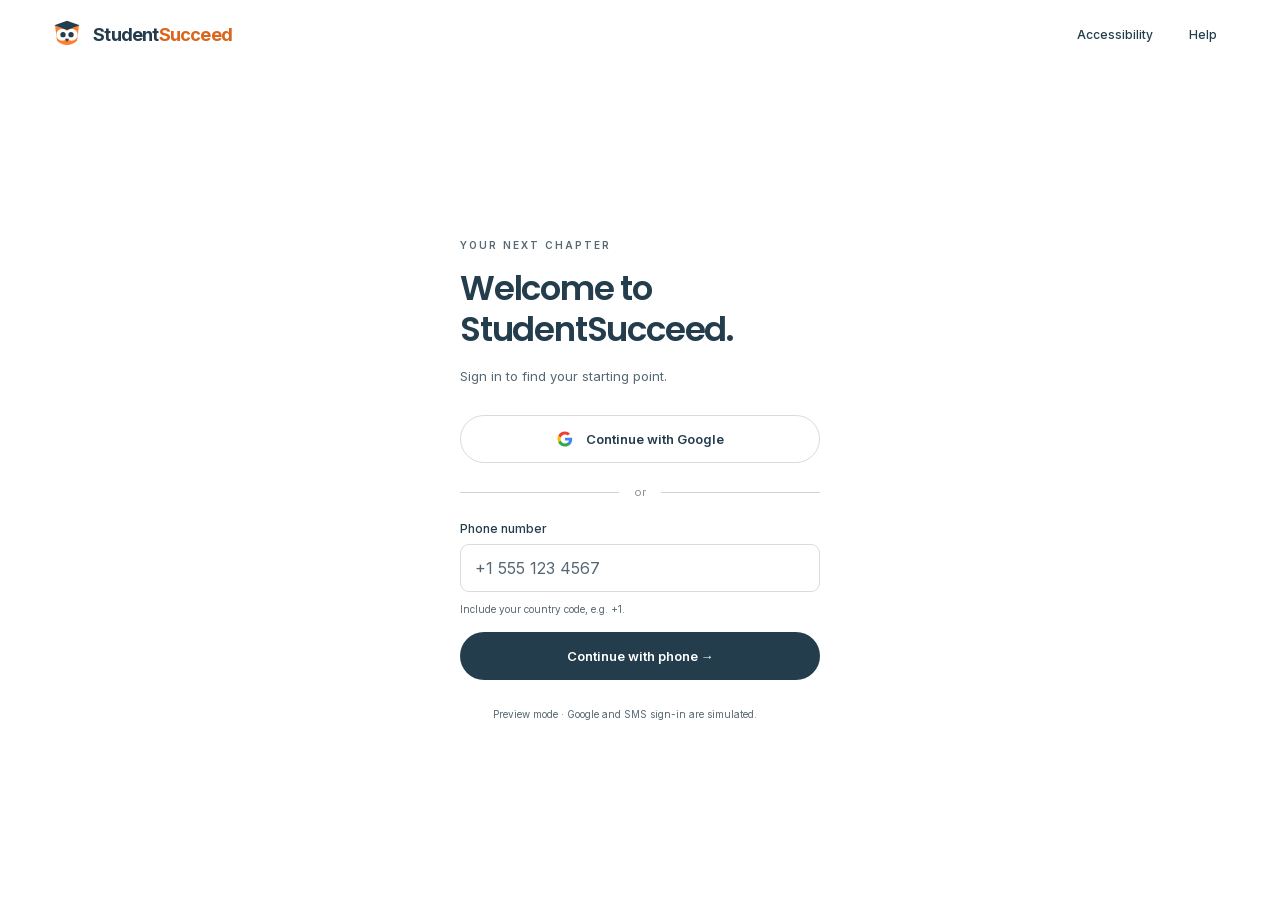
<file: StudentSucceed-GitHub-Vercel-Ready/login.html>
<!doctype html>
<html lang="en"><head><meta charset="UTF-8"><meta name="viewport" content="width=device-width,initial-scale=1"><meta name="theme-color" content="#233D4D"><title>Sign in · StudentSucceed</title><link rel="stylesheet" href="brand-fonts.css"><link rel="stylesheet" href="login.css?v=1"><script src="session.js?v=2"></script><link rel="stylesheet" href="accessible.css?v=3"><script src="support.js?v=1"></script></head><body>
<header><a href="index.html" class="brand" aria-label="StudentSucceed home"><svg viewBox="0 0 48 48" fill="none" aria-hidden="true"><path d="M6 11 16 15Q24 9 32 15L42 11 39 34Q24 47 9 34Z" fill="#FE7F2D"/><circle cx="17" cy="25" r="9" fill="#fff"/><circle cx="31" cy="25" r="9" fill="#fff"/><circle cx="18" cy="25" r="4" fill="#233D4D"/><circle cx="30" cy="25" r="4" fill="#233D4D"/><path d="m21 31 3 5 3-5" fill="#233D4D"/><path d="M5 11 24 4l19 7-19 7Z" fill="#233D4D"/></svg><span>Student<span>Succeed</span></span></a><a class="back-home" href="index.html">Back to the desk</a></header>
<main><section class="login-card" aria-labelledby="login-title"><span class="eyebrow">YOUR NEXT CHAPTER</span><h1 id="login-title">Welcome to<br>StudentSucceed.</h1><p class="subtitle">Sign in to find your starting point.</p><div id="login-content"></div><p class="demo-note">Preview mode · Google and SMS sign-in are simulated.</p></section></main><script src="login.js?v=2"></script></body></html>
</file>
<file: StudentSucceed-GitHub-Vercel-Ready/brand-fonts.css>
/*
Some of the files packed into this page (the "__bundler/manifest" data in this file, unpacked by the page’s script when it opens) are font files downloaded unchanged from Google Fonts (fonts.gstatic.com) when the page was saved. Google Fonts serves each family in pieces, one file per range of characters, so these may not be complete families. Each family’s license follows and still applies to its files. If you pass this file on, keep this comment in it.

Inter

Copyright 2020 The Inter Project Authors (https://github.com/rsms/inter)

This Font Software is licensed under the SIL Open Font License, Version 1.1.
This license is copied below, and is also available with a FAQ at:
https://scripts.sil.org/OFL


-----------------------------------------------------------
SIL OPEN FONT LICENSE Version 1.1 - 26 February 2007
-----------------------------------------------------------

PREAMBLE
The goals of the Open Font License (OFL) are to stimulate worldwide
development of collaborative font projects, to support the font creation
efforts of academic and linguistic communities, and to provide a free and
open framework in which fonts may be shared and improved in partnership
with others.

The OFL allows the licensed fonts to be used, studied, modified and
redistributed freely as long as they are not sold by themselves. The
fonts, including any derivative works, can be bundled, embedded,
redistributed and/or sold with any software provided that any reserved
names are not used by derivative works. The fonts and derivatives,
however, cannot be released under any other type of license. The
requirement for fonts to remain under this license does not apply
to any document created using the fonts or their derivatives.

DEFINITIONS
"Font Software" refers to the set of files released by the Copyright
Holder(s) under this license and clearly marked as such. This may
include source files, build scripts and documentation.

"Reserved Font Name" refers to any names specified as such after the
copyright statement(s).

"Original Version" refers to the collection of Font Software components as
distributed by the Copyright Holder(s).

"Modified Version" refers to any derivative made by adding to, deleting,
or substituting -- in part or in whole -- any of the components of the
Original Version, by changing formats or by porting the Font Software to a
new environment.

"Author" refers to any designer, engineer, programmer, technical
writer or other person who contributed to the Font Software.

PERMISSION & CONDITIONS
Permission is hereby granted, free of charge, to any person obtaining
a copy of the Font Software, to use, study, copy, merge, embed, modify,
redistribute, and sell modified and unmodified copies of the Font
Software, subject to the following conditions:

1) Neither the Font Software nor any of its individual components,
in Original or Modified Versions, may be sold by itself.

2) Original or Modified Versions of the Font Software may be bundled,
redistributed and/or sold with any software, provided that each copy
contains the above copyright notice and this license. These can be
included either as stand-alone text files, human-readable headers or
in the appropriate machine-readable metadata fields within text or
binary files as long as those fields can be easily viewed by the user.

3) No Modified Version of the Font Software may use the Reserved Font
Name(s) unless explicit written permission is granted by the corresponding
Copyright Holder. This restriction only applies to the primary font name as
presented to the users.

4) The name(s) of the Copyright Holder(s) or the Author(s) of the Font
Software shall not be used to promote, endorse or advertise any
Modified Version, except to acknowledge the contribution(s) of the
Copyright Holder(s) and the Author(s) or with their explicit written
permission.

5) The Font Software, modified or unmodified, in part or in whole,
must be distributed entirely under this license, and must not be
distributed under any other license. The requirement for fonts to
remain under this license does not apply to any document created
using the Font Software.

TERMINATION
This license becomes null and void if any of the above conditions are
not met.

DISCLAIMER
THE FONT SOFTWARE IS PROVIDED "AS IS", WITHOUT WARRANTY OF ANY KIND,
EXPRESS OR IMPLIED, INCLUDING BUT NOT LIMITED TO ANY WARRANTIES OF
MERCHANTABILITY, FITNESS FOR A PARTICULAR PURPOSE AND NONINFRINGEMENT
OF COPYRIGHT, PATENT, TRADEMARK, OR OTHER RIGHT. IN NO EVENT SHALL THE
COPYRIGHT HOLDER BE LIABLE FOR ANY CLAIM, DAMAGES OR OTHER LIABILITY,
INCLUDING ANY GENERAL, SPECIAL, INDIRECT, INCIDENTAL, OR CONSEQUENTIAL
DAMAGES, WHETHER IN AN ACTION OF CONTRACT, TORT OR OTHERWISE, ARISING
FROM, OUT OF THE USE OR INABILITY TO USE THE FONT SOFTWARE OR FROM
OTHER DEALINGS IN THE FONT SOFTWARE.

Poppins

Copyright 2020 The Poppins Project Authors (https://github.com/itfoundry/Poppins)

This Font Software is licensed under the SIL Open Font License, Version 1.1.
This license is copied below, and is also available with a FAQ at:
http://scripts.sil.org/OFL


-----------------------------------------------------------
SIL OPEN FONT LICENSE Version 1.1 - 26 February 2007
-----------------------------------------------------------

PREAMBLE
The goals of the Open Font License (OFL) are to stimulate worldwide
development of collaborative font projects, to support the font creation
efforts of academic and linguistic communities, and to provide a free and
open framework in which fonts may be shared and improved in partnership
with others.

The OFL allows the licensed fonts to be used, studied, modified and
redistributed freely as long as they are not sold by themselves. The
fonts, including any derivative works, can be bundled, embedded,
redistributed and/or sold with any software provided that any reserved
names are not used by derivative works. The fonts and derivatives,
however, cannot be released under any other type of license. The
requirement for fonts to remain under this license does not apply
to any document created using the fonts or their derivatives.

DEFINITIONS
"Font Software" refers to the set of files released by the Copyright
Holder(s) under this license and clearly marked as such. This may
include source files, build scripts and documentation.

"Reserved Font Name" refers to any names specified as such after the
copyright statement(s).

"Original Version" refers to the collection of Font Software components as
distributed by the Copyright Holder(s).

"Modified Version" refers to any derivative made by adding to, deleting,
or substituting -- in part or in whole -- any of the components of the
Original Version, by changing formats or by porting the Font Software to a
new environment.

"Author" refers to any designer, engineer, programmer, technical
writer or other person who contributed to the Font Software.

PERMISSION & CONDITIONS
Permission is hereby granted, free of charge, to any person obtaining
a copy of the Font Software, to use, study, copy, merge, embed, modify,
redistribute, and sell modified and unmodified copies of the Font
Software, subject to the following conditions:

1) Neither the Font Software nor any of its individual components,
in Original or Modified Versions, may be sold by itself.

2) Original or Modified Versions of the Font Software may be bundled,
redistributed and/or sold with any software, provided that each copy
contains the above copyright notice and this license. These can be
included either as stand-alone text files, human-readable headers or
in the appropriate machine-readable metadata fields within text or
binary files as long as those fields can be easily viewed by the user.

3) No Modified Version of the Font Software may use the Reserved Font
Name(s) unless explicit written permission is granted by the corresponding
Copyright Holder. This restriction only applies to the primary font name as
presented to the users.

4) The name(s) of the Copyright Holder(s) or the Author(s) of the Font
Software shall not be used to promote, endorse or advertise any
Modified Version, except to acknowledge the contribution(s) of the
Copyright Holder(s) and the Author(s) or with their explicit written
permission.

5) The Font Software, modified or unmodified, in part or in whole,
must be distributed entirely under this license, and must not be
distributed under any other license. The requirement for fonts to
remain under this license does not apply to any document created
using the Font Software.

TERMINATION
This license becomes null and void if any of the above conditions are
not met.

DISCLAIMER
THE FONT SOFTWARE IS PROVIDED "AS IS", WITHOUT WARRANTY OF ANY KIND,
EXPRESS OR IMPLIED, INCLUDING BUT NOT LIMITED TO ANY WARRANTIES OF
MERCHANTABILITY, FITNESS FOR A PARTICULAR PURPOSE AND NONINFRINGEMENT
OF COPYRIGHT, PATENT, TRADEMARK, OR OTHER RIGHT. IN NO EVENT SHALL THE
COPYRIGHT HOLDER BE LIABLE FOR ANY CLAIM, DAMAGES OR OTHER LIABILITY,
INCLUDING ANY GENERAL, SPECIAL, INDIRECT, INCIDENTAL, OR CONSEQUENTIAL
DAMAGES, WHETHER IN AN ACTION OF CONTRACT, TORT OR OTHERWISE, ARISING
FROM, OUT OF THE USE OR INABILITY TO USE THE FONT SOFTWARE OR FROM
OTHER DEALINGS IN THE FONT SOFTWARE.

*/
@font-face{font-family:Inter;font-style:normal;font-weight:100 900;font-display:swap;src:url([data-uri]) format("woff2")}
@font-face{font-family:Poppins;font-style:normal;font-weight:600;font-display:swap;src:url([data-uri]) format("woff2")}
@font-face{font-family:Poppins;font-style:normal;font-weight:700;font-display:swap;src:url([data-uri]) format("woff2")}
</file>
<file: StudentSucceed-GitHub-Vercel-Ready/login.css>
:root{--navy:#233d4d;--orange:#fe7f2d;--muted:#687780;--line:#e3e7e7}*{box-sizing:border-box}body{margin:0;background:#fff;color:var(--navy);font:14px Inter,Arial,sans-serif}header{height:68px;padding:0 4%;display:flex;align-items:center;justify-content:space-between;border-bottom:1px solid var(--line);gap:16px}.brand{display:flex;align-items:center;gap:10px;font-size:18px;font-weight:700;text-decoration:none;letter-spacing:-.8px;color:var(--navy)}.brand svg{width:32px;height:34px;flex-shrink:0}.brand span span{color:#da651c}.back-home{font-size:11px;color:var(--muted);text-decoration:none}main{min-height:calc(100svh - 68px);display:grid;place-items:center;padding:32px 24px}.login-card{width:100%;max-width:360px;padding:14px 0 36px}.eyebrow{font-size:10px;letter-spacing:2px;font-weight:600;color:var(--muted)}h1{font:600 34px/1.22 Poppins,Inter,sans-serif;letter-spacing:-1.2px;margin:16px 0 14px}.subtitle{font-size:13px;color:var(--muted);line-height:1.7;margin:0 0 28px}button,input{font:inherit;color:inherit}button{cursor:pointer}button:disabled{cursor:wait;opacity:.6}button:focus-visible,a:focus-visible,input:focus-visible{outline:3px solid #2563eb;outline-offset:4px}.google-button,.primary{width:100%;min-height:48px;border-radius:99px;font-size:13px;font-weight:600;display:flex;justify-content:center;align-items:center;gap:12px;padding:12px 18px}.google-button{border:1px solid #d5dddf;background:white}.google-button:hover{background:#fafbf9}.google-button svg{width:18px;height:18px}.divider{display:flex;gap:15px;align-items:center;color:#8a949a;font-size:11px;margin:22px 0}.divider:before,.divider:after{content:'';height:1px;background:var(--line);flex:1}label{display:block;font-size:12px;font-weight:500;margin-bottom:8px}input{width:100%;min-height:48px;border:1px solid #d5dddf;border-radius:9px;padding:12px 14px;font-size:16px;background:white}input::placeholder{color:#97a1a5}.primary{border:0;background:var(--navy);color:#fff;margin-top:14px}.primary:hover{background:#34566a}.hint,.demo-note{font-size:10px;line-height:1.7;color:var(--muted)}.hint{margin:9px 0 0}.demo-note{text-align:center;margin:26px 0 0;max-width:330px}.error{font-size:11px;line-height:1.6;color:#a42d25;margin:10px 0}.error:empty{display:none}.code-note{font-size:12px;line-height:1.7;color:var(--muted);margin:0 0 22px;overflow-wrap:anywhere}.code-note strong{color:var(--navy);font-weight:500}.demo-code{padding:11px 14px;background:#faf8f5;border-radius:8px;font-size:11px;color:var(--muted);margin:0 0 20px}.demo-code b{color:var(--navy);letter-spacing:2px;font-size:13px;margin-left:5px}.code-input{text-align:center;letter-spacing:9px;font-size:22px}.text-button{border:0;background:none;padding:12px 4px;min-height:40px;font-size:11px;color:var(--muted)}.code-actions{display:flex;justify-content:space-between;align-items:center;margin-top:8px}.code-actions button:disabled{cursor:not-allowed}.sr-only{position:absolute;width:1px;height:1px;margin:-1px;overflow:hidden;clip:rect(0,0,0,0)}
@media(max-width:480px){header{padding:0 20px;height:64px}.brand{font-size:17px}.back-home{font-size:10px}main{min-height:calc(100svh - 64px);padding:25px 24px}h1{font-size:32px}.login-card{padding-bottom:20px}}@media(max-height:650px){main{place-items:start center}.login-card{padding:8px 0}h1{font-size:29px}.subtitle{margin-bottom:20px}.divider{margin:17px 0}.demo-note{margin-top:18px}}
.login-card{padding-bottom:24px}
</file>
<file: StudentSucceed-GitHub-Vercel-Ready/accessible.css>
:root{--muted:#566873;--line:#ccd5d9;--focus:#005fcc}body{color:#233d4d}header .header-links,header .back-home{display:none}.support-tools{display:flex;align-items:center;gap:12px;margin-left:auto}.support-tools button{border:0;background:white;color:#233d4d;font:500 12px Inter,sans-serif;min-height:44px;padding:10px 12px;border-radius:8px;cursor:pointer}.support-tools button:hover{background:#f4f6f5}.brand img{width:32px;height:34px;display:block}.skip-link{position:fixed;top:8px;left:16px;transform:translateY(-180%);padding:14px 20px;background:#233d4d;color:white;z-index:1000;border-radius:7px}.skip-link:focus{transform:none}:where(button,a,input,select,textarea,summary,[tabindex],[contenteditable]):focus-visible{outline:3px solid #005fcc!important;outline-offset:4px!important;box-shadow:0 0 0 2px white!important}:where(input,select,textarea):focus{outline:3px solid #005fcc!important;outline-offset:2px!important}:where(button,a,summary){scroll-margin:22px}:where(button,input,select,textarea){touch-action:manipulation}button{min-height:44px}button:disabled{opacity:.55}.field-error{color:#a52020;font:400 12px/1.6 Inter,sans-serif;margin:5px 0 0}.field [aria-invalid=true],input[aria-invalid=true],select[aria-invalid=true],textarea[aria-invalid=true]{border:2px solid #b42334!important;background:#fff6f7}.error:not(:empty){padding:12px 16px;border:1px solid #b42334;border-left-width:4px;border-radius:7px;background:#fff6f7;font-size:12px;line-height:1.6}.error ul{margin:8px 0 0;padding-left:18px}.error a{color:#8d1422;text-decoration:underline}.error:focus{outline:3px solid #005fcc;outline-offset:3px}.field-help{font-size:11px;line-height:1.5;color:#566873;font-weight:400}.source-tag{font-size:10px;color:#865124}.hint,.footer,.eyebrow,.option small,.text-btn,.intro{color:#566873}.chip,.option,.text-btn{min-height:44px}.option .icon{display:none}.options[role=group],.options[role=radiogroup]{outline:0}.options:focus-visible{outline:3px solid #005fcc!important;outline-offset:4px!important}.progress-rail{height:2px;background:#dbe1e2}.progress-rail>div{height:100%;background:#637e90;transition:width .2s}.flow-main{min-height:calc(100svh - 70px);padding:18px 5vw;display:flex;flex-direction:column;align-items:center}.flow-stepper{display:flex;justify-content:center;gap:clamp(2px,1.5vw,28px);width:100%;max-width:1000px;list-style:none;padding:0;margin:0;flex-shrink:0}.flow-stepper li{display:flex;flex-direction:column;align-items:center;justify-content:center;gap:8px;padding:12px 7px;font-size:12px;color:#657784;text-align:center;min-width:0}.flow-stepper .step-circle{width:29px;height:29px;border:1px solid #aab8c0;border-radius:50%;display:grid;place-items:center;font-size:11px}.flow-stepper li[aria-current=step]{color:#233d4d;font-weight:600}.flow-stepper li[aria-current=step] .step-circle{background:#233d4d;border-color:#233d4d;color:white}.flow-stepper li.done{color:#233d4d}.flow-stepper li.done .step-circle{background:#c8d1d6;border-color:#c8d1d6}.flow-main .screen,.flow-main .screen.welcome{max-width:720px;width:100%;margin:auto 0;padding:24px 0}.flow-main .footer{width:100%;margin:0;font-size:10px;max-width:1152px;flex-shrink:0}.flow-main h1{font-size:29px;line-height:1.25;letter-spacing:-1px}.flow-main .eyebrow{font-size:10px}.flow-main .intro{font-size:13px;margin-bottom:20px;line-height:1.65}.flow-main .form-grid{gap:16px 12px}.flow-main .field{font-size:12px}.flow-main .field input,.flow-main .field select{min-height:44px;font-size:13px;border-color:#8d9da7;border-radius:8px}.flow-main .field select{background-image:url('assets/figma-caret.svg');background-repeat:no-repeat;background-position:right 9px center;padding-right:32px;appearance:none}.flow-main .actions{border:0;margin-top:16px;padding-top:0}.flow-main .actions>[data-action=back]{border:1px solid #b4c0c6;border-radius:99px;padding:10px 20px;min-width:100px;color:#566873}.flow-main .profile-switch{display:none}.flow-main .linkedin-card{margin:12px 0;padding:9px 12px;min-height:58px;border-color:#d0d8dd}.flow-main .portfolio-import{display:block;margin:20px 0 0}.flow-main .portfolio-import button{display:none}.flow-main .portfolio-import .field input{margin-top:7px}.flow-main .upload{min-height:62px;padding:12px;gap:8px}.flow-main .resume-meta:empty{display:none}.flow-main .import-notes{font-size:10px;margin:8px 0 0;color:#566873}.flow-main .profile-extras{margin-top:16px}.flow-main .profile-extras summary{min-height:52px}.flow-main .profile-extras summary span{font-size:10px}.step-1 .option{min-height:60px}.step-1 .option small{display:none}.step-6 .field.full{grid-column:auto}.step-8 .summary{margin-top:18px}.summary-edit{font-size:11px;color:#233d4d;border:0;background:transparent;min-height:44px;padding:8px}.summary-row{align-items:center}.summary-row b{flex:1}.flow-mobile-progress{display:none}#support-dialog{width:calc(100% - 32px);max-width:480px;max-height:85svh;overflow:auto;border:1px solid #b4c0c6;border-radius:14px;padding:28px;color:#233d4d;font:13px/1.65 Inter,sans-serif}#support-dialog::backdrop{background:#172c3e66}#support-dialog h2{font:600 23px/1.3 Poppins,Inter,sans-serif;margin:6px 30px 16px 0;color:#233d4d}#support-dialog p{font:13px/1.7 Inter,sans-serif;color:#566873;margin:12px 0 18px}#support-dialog details{border-top:1px solid #d7dede}#support-dialog summary{cursor:pointer;min-height:48px;padding:13px 0;font-size:13px;font-weight:500}#support-dialog select,#support-dialog textarea{width:100%;border:1px solid #8d9da7;border-radius:8px;padding:11px;font:14px Inter,sans-serif;color:#233d4d;background:white;min-height:44px}#support-dialog .support-label{display:block;font-size:12px;margin:20px 0 8px}.support-close{float:right;width:36px;min-height:36px;border:0;border-radius:50%;font-size:24px;background:#f2f4f3;color:#233d4d;cursor:pointer}.support-toggle{display:flex;align-items:center;gap:12px;min-height:50px;font-size:13px;border-bottom:1px solid #e3e7e7;cursor:pointer}.support-toggle input{width:18px;height:18px;min-height:18px;accent-color:#233d4d}.support-actions{display:flex;justify-content:space-between;align-items:center;gap:14px;flex-wrap:wrap;margin-top:24px}.support-actions .primary,.support-actions .secondary,#support-dialog .secondary{border-radius:99px;min-height:44px;font-size:12px;padding:11px 18px;border:1px solid #b4c0c6;background:white;color:#233d4d;cursor:pointer}.support-actions .primary{background:#233d4d;color:white;border-color:#233d4d}#support-dialog .support-hint{font-size:11px;line-height:1.7}.login-card .demo-note{color:#566873}html.reduce-motion *,html.reduce-motion *:before,html.reduce-motion *:after{animation:none!important;transition:none!important;scroll-behavior:auto!important}html.readable-spacing p,html.readable-spacing label,html.readable-spacing input,html.readable-spacing button{letter-spacing:.05em!important;line-height:1.8!important}html[data-text-size='112']{zoom:1.12}html[data-text-size='125']{zoom:1.25}html.high-contrast{--navy:#142c3c;--muted:#233d4d;--line:#71828c}html.high-contrast :where(p,small,label,.intro,.eyebrow,.hint,.footer,.text-btn,.field-help){color:#142c3c!important}html.high-contrast :where(input,textarea,select,.option,.chip,.secondary){border-color:#233d4d!important}html.high-contrast :where(.win p,.win h2,.primary){color:white!important}html.high-contrast .primary.orange{color:#142c3c!important}.sample-action{padding:0;border:0;background:none;color:#566873;text-decoration:underline;font-size:10px;cursor:pointer}
@media(max-width:750px){header{height:auto!important;min-height:68px;padding:12px 20px!important;flex-wrap:wrap;gap:6px!important}.brand{font-size:17px!important}.support-tools{gap:3px}.support-tools button{font-size:11px;padding:8px}.flow-main{padding:14px 22px;min-height:calc(100svh - 70px)}.flow-stepper{gap:0;justify-content:space-between}.flow-stepper li{padding:6px 0;font-size:9px;flex:1}.flow-stepper li>span:last-child{display:none}.flow-stepper .step-circle{width:26px;height:26px;font-size:10px}.flow-mobile-progress{display:block;font-size:11px;margin:10px 0 0;color:#566873}.flow-main .screen{padding:24px 0}.flow-main h1{font-size:27px}.flow-main .form-grid{grid-template-columns:1fr}.flow-main .field input,.flow-main .field select,.flow-main .field textarea{font-size:16px}.flow-main .field.full{grid-column:auto}.flow-main .actions .primary{font-size:12px;padding:12px 16px;gap:12px}.flow-main .actions>[data-action=back]{padding:10px 14px;min-width:84px}.flow-main .actions-right{gap:8px}.flow-main .hint{font-size:11px}.flow-main .intro{font-size:13px}.flow-main .linkedin-card .secondary{min-height:44px}.summary-row{flex-wrap:wrap}.summary-row .summary-edit{margin-left:auto;min-height:32px}#support-dialog{padding:22px}.support-tools{flex-shrink:0}.home-main .support-tools{display:none}.dashboard .dash-side{overflow:visible}.flow-main .step-6 .option{min-height:48px}.flow-main .step-6 .option small{display:none}}
@media(max-width:390px){header>.brand{gap:6px;font-size:15px!important}header .brand svg,header .brand img{width:28px;height:30px}.support-tools button{padding:7px 5px;font-size:10px}}
@media(prefers-reduced-motion:reduce){*,*:before,*:after{animation:none!important;transition:none!important;scroll-behavior:auto!important}}
.sr-only{position:absolute;width:1px;height:1px;padding:0;margin:-1px;overflow:hidden;clip:rect(0,0,0,0);white-space:nowrap;border:0}header>nav[aria-label="Main"]{display:none}
.flow-main .form-grid{align-items:start}.flow-main .field{align-self:start;align-content:start}.field>label{font-size:inherit;font-weight:inherit;margin:0}.step-3 .form-grid input,.step-3 .form-grid select{height:44px}
@media(max-width:750px){.flow-stepper li>span:nth-child(2){display:none}.flow-stepper li>.sr-only{display:block}.flow-main .screen{margin:16px 0 auto}.flow-stepper{max-width:100%}}
input::placeholder,textarea::placeholder{color:#566873!important;opacity:1}.flow-main .field input,.flow-main .field select,.flow-main .field textarea,.flow-main .upload,.flow-main .secondary,.flow-main .chip,.flow-main .option{border-color:#71828c}.flow-main .option.selected,.flow-main .chip.selected{border-color:#a84913}.primary:disabled{opacity:.65}
#app{min-height:100svh;display:flex;flex-direction:column}#app>header,#app>.progress-rail{flex-shrink:0}#app>.flow-main{flex:1;min-height:0}.flow-main .screen{flex-shrink:0}
/* Each pair shares label, provenance, control, error and helper rows. */
.flow-main .form-grid{row-gap:7px;column-gap:12px;align-items:stretch}
.flow-main .form-grid>.field{grid-row:span 5;grid-template-rows:subgrid;align-self:stretch;align-content:normal;padding-bottom:12px}
.flow-main .form-grid>.field>label{grid-row:1}
.flow-main .form-grid>.field>.source-tag{grid-row:2;margin:0}
.flow-main .form-grid>.field>:is(input,select,textarea){grid-row:3;align-self:start}
.flow-main .form-grid>.field>.field-error{grid-row:4;margin:0}
.flow-main .form-grid>.field>.field-help{grid-row:5}
header{border-bottom:0!important}
.progress-rail{position:absolute!important;width:1px!important;height:1px!important;overflow:hidden!important;clip-path:inset(50%);white-space:nowrap}
@media(max-width:750px){
 .flow-main .form-grid>.field{grid-row:auto;grid-template-rows:none;gap:7px;padding-bottom:5px}
 .flow-main .form-grid>.field>:is(label,.source-tag,input,select,textarea,.field-error,.field-help){grid-row:auto}
}
/* Source descriptions remain available to screen readers without a visible row. */
.field :is(input,select,textarea)[data-resume-filled="true"]:not([aria-invalid="true"]){background-color:#f0f5fa}
.flow-main .form-grid>.field{grid-row:span 4}
.flow-main .form-grid>.field>.source-tag{position:absolute}
.flow-main .form-grid>.field>:is(input,select,textarea){grid-row:2}
.flow-main .form-grid>.field>.field-error{grid-row:3}
.flow-main .form-grid>.field>.field-help{grid-row:4}
@media(max-width:750px){
 .flow-main .form-grid>.field{grid-row:auto}
 .flow-main .form-grid>.field>:is(label,input,select,textarea,.field-error,.field-help){grid-row:auto}
}
</file>
<file: StudentSucceed-GitHub-Vercel-Ready/style.css>
:root{--navy:#233d4d;--orange:#fe7f2d;--deep:#b94b0d;--muted:#687780;--line:#e3e7e7;--cream:#faf8f5;--pale:#fff1e6;--green:#14745c}*{box-sizing:border-box}body{margin:0;color:var(--navy);font:14px Inter,Arial,sans-serif;background:white}button,input,select,textarea{font:inherit}button,a,input,select,textarea{-webkit-tap-highlight-color:transparent}button{cursor:pointer}button:disabled{cursor:not-allowed;opacity:.4}button:focus-visible,a:focus-visible,input:focus-visible,select:focus-visible,textarea:focus-visible{outline:3px solid #2563eb;outline-offset:4px}a{color:inherit}button{color:inherit}header{height:98px;padding:0 5.1%;display:flex;align-items:center;justify-content:space-between;border-bottom:1px solid var(--line);background:#fff}.brand{display:flex;align-items:center;gap:10px;font-size:20px;letter-spacing:-.8px;font-weight:700;text-decoration:none}.brand svg{width:37px;height:40px}.brand span span{color:#da651c}.header-note{font-size:12px;color:var(--muted);display:flex;gap:8px;align-items:center}.header-note i{width:6px;height:6px;border-radius:50%;background:#10b981}.shell{display:grid;grid-template-columns:300px 1fr;min-height:calc(100vh - 98px)}aside{border-right:1px solid var(--line);padding:48px 38px 28px;display:flex;flex-direction:column}.eyebrow{text-transform:uppercase;letter-spacing:2px;font-size:10px;font-weight:700;color:var(--muted)}.steps{display:grid;gap:29px;margin-top:32px}.step{display:flex;gap:13px;align-items:center;color:#8a949a}.step-circle{height:29px;width:29px;border:1px solid #d7dede;display:grid;place-items:center;border-radius:50%;font-size:11px;flex-shrink:0}.step.active{color:var(--navy);font-weight:600}.step.active .step-circle{background:var(--navy);border-color:var(--navy);color:#fff}.step.done .step-circle{background:var(--pale);border-color:var(--pale);color:var(--deep)}.step small{display:block;font-size:10px;font-weight:400;margin-top:5px;color:var(--muted)}.aside-bottom{margin-top:auto;padding-top:65px}.aside-bottom p{font-size:12px;line-height:1.7;color:var(--muted)}.aside-bottom .tiny{font-size:10px;margin-top:27px;color:#8a949a}.content{padding:34px 6vw 20px;display:flex;flex-direction:column;min-width:0}.progressline{display:flex;align-items:center;justify-content:space-between;font-size:10px;color:var(--muted);margin-bottom:20px}.progress{height:3px;width:105px;background:#eceeed;border-radius:10px;overflow:hidden}.progress div{height:100%;background:var(--orange);transition:width .4s}.screen{width:100%;max-width:660px;margin:45px auto 30px;animation:appear .3s ease}.screen.welcome{max-width:840px;margin-top:34px}.welcome-grid{display:grid;grid-template-columns:1.05fr 1fr;align-items:center;gap:30px}.pill{display:inline-flex;align-items:center;gap:6px;background:var(--pale);color:var(--deep);font-size:10px;font-weight:600;padding:8px 11px;border-radius:5px}.welcome h1{font-size:46px;letter-spacing:-2.2px;line-height:1.2;margin:24px 0 18px}h1,h2,h3{font-family:Poppins,Inter,Arial,sans-serif}h1{font-size:32px;line-height:1.3;letter-spacing:-1px;font-weight:600;margin:16px 0 12px}h1 em{font-style:normal;color:#dc6a22}.intro{font-size:14px;color:var(--muted);line-height:1.8;margin:0 0 27px;max-width:510px}.welcome .intro{max-width:330px}.primary,.secondary{border:0;border-radius:7px;padding:14px 23px;font-weight:600;font-size:12px;display:inline-flex;align-items:center;justify-content:center;gap:25px;min-height:46px}.primary{background:var(--navy);color:white}.primary:hover{background:#34566a}.primary.orange{background:var(--orange);color:#243b49}.primary.orange:hover{background:#fa913f}.secondary{border:1px solid var(--line);background:#fff}.text-btn{border:0;background:none;padding:10px 0;color:var(--muted);font-size:12px}.text-btn:hover{text-decoration:underline}.welcome-meta{font-size:10px;color:var(--muted);margin-top:14px}.illustration{height:370px;position:relative;display:flex;justify-content:center;align-items:center}.orbit{width:285px;height:285px;border-radius:50%;background:#f3eee7;position:absolute}.orbit:before,.orbit:after{content:'';position:absolute;border:1px solid #e6ded3;border-radius:50%;inset:-17px}.orbit:after{inset:30px}.art-card{position:absolute;border-radius:12px;background:#fff;border:1px solid #e9e6e0;box-shadow:0 12px 34px #233d4d0c;padding:18px;transform:rotate(-7deg);width:192px;top:50px;left:12px}.art-card .sample-lines{height:5px;background:#e8eced;margin-top:9px;border-radius:4px}.art-card .sample-lines.short{width:60%}.art-card h4{font-size:12px;margin:10px 0}.art-card .art-thumb{height:76px;background:var(--navy);overflow:hidden;position:relative;border-radius:5px}.art-thumb:before{content:'';width:86px;height:86px;background:var(--orange);border-radius:50%;position:absolute;left:20px;top:19px}.art-thumb:after{content:'';position:absolute;width:75px;height:75px;border:18px solid #f3d4b4;transform:rotate(35deg);left:95px;top:-25px}.mini-card{position:absolute;right:-7px;bottom:60px;width:195px;background:#fff;border:1px solid #e9e6e0;border-radius:10px;box-shadow:0 12px 32px #233d4d0c;padding:18px;transform:rotate(6deg)}.mini-card small{font-size:9px;color:var(--muted)}.mini-card p{font-size:12px;font-weight:600;line-height:1.6;margin:9px 0}.avatar-stack{display:flex;margin:12px 0}.avatar{height:29px;width:29px;border-radius:50%;background:#e7d8c2;border:2px solid white;display:grid;place-items:center;font-size:9px;font-weight:600}.avatar:nth-child(2){background:#cddbd4;margin-left:-7px}.avatar:nth-child(3){background:#e7c8b8;margin-left:-7px}.spark{position:absolute;right:28px;top:27px;color:var(--orange);font-size:42px}.art-label{position:absolute;bottom:15px;left:25px;display:flex;gap:7px;font-size:10px;color:var(--green)}.welcome-benefits{margin-top:45px;border-top:1px solid var(--line);padding-top:24px;display:grid;grid-template-columns:repeat(3,1fr);gap:24px}.benefit span{font-size:19px;color:#dc6a22}.benefit b{display:block;font-size:11px;margin:10px 0 6px}.benefit p{font-size:10px;color:var(--muted);line-height:1.7;margin:0}.footer{margin-top:auto;display:flex;justify-content:space-between;border-top:1px solid var(--line);padding:20px 0 0;color:#899397;font-size:10px}.options{display:grid;gap:10px}.option{display:flex;align-items:center;text-align:left;gap:14px;background:white;border:1px solid var(--line);border-radius:9px;padding:17px 18px;width:100%;transition:.15s}.option:hover{border-color:#c3cdd1;background:#fcfcfb}.option.selected{background:#fff7ef;border-color:var(--orange);box-shadow:0 0 0 1px var(--orange)}.option .icon{display:grid;place-items:center;width:34px;height:34px;background:var(--cream);border-radius:7px;font-size:18px;flex-shrink:0}.option.selected .icon{background:#ffe8d6}.option b{font-size:12px;font-weight:550}.option small{display:block;color:var(--muted);font-size:11px;margin-top:5px;line-height:1.5}.check{margin-left:auto;height:18px;width:18px;border:1px solid #d7dede;border-radius:4px;flex-shrink:0}.selected .check{background:var(--orange);border-color:var(--orange);color:var(--navy);display:grid;place-items:center;font-size:12px}.actions{display:flex;align-items:center;justify-content:space-between;margin-top:30px;padding-top:23px;border-top:1px solid var(--line)}.actions-right{display:flex;align-items:center;gap:23px}.hint{font-size:10px;color:var(--muted);margin-top:14px;line-height:1.7}.reassurance{padding:22px;background:var(--cream);border-radius:9px;margin-top:25px}.reassurance p{font-size:12px;line-height:1.8;margin:0;color:var(--muted)}.plan-row{display:flex;align-items:flex-start;gap:12px;padding:15px 0;border-bottom:1px solid var(--line)}.plan-row:last-child{border:0}.plan-row span{color:#ce651f}.plan-row b{font-size:12px}.plan-row p{font-size:11px;color:var(--muted);line-height:1.7;margin:5px 0 0}.form-grid{display:grid;grid-template-columns:1fr 1fr;gap:19px 16px}.field{display:grid;gap:8px;font-size:11px;font-weight:500}.field.full{grid-column:1/-1}.field input,.field select,.field textarea{width:100%;border:1px solid #dbe1e2;border-radius:6px;min-height:44px;padding:11px 12px;color:var(--navy);background:#fff;font-size:12px}.field input::placeholder,.field textarea::placeholder{color:#98a1a5}.field textarea{resize:vertical;min-height:85px}.upload{position:relative;background:#fcfbf9;border:1px dashed #bfc9cd;border-radius:9px;padding:25px;text-align:center;margin-bottom:24px}.upload input{position:absolute;inset:0;opacity:0;width:100%;cursor:pointer}.upload-icon{font-size:24px;margin-bottom:10px}.upload b{font-size:12px}.upload p{font-size:10px;color:var(--muted);margin:8px 0 0}.upload:focus-within{outline:3px solid #2563eb;outline-offset:3px}.file-detail{display:flex;align-items:center;justify-content:space-between;background:var(--pale);padding:13px;border-radius:6px;margin-bottom:20px;font-size:11px}.divider{display:flex;align-items:center;gap:12px;font-size:10px;color:var(--muted);margin:21px 0}.divider:before,.divider:after{content:'';height:1px;background:var(--line);flex:1}.chips{display:flex;flex-wrap:wrap;gap:9px;margin:12px 0 24px}.chip{border:1px solid var(--line);background:white;border-radius:6px;padding:10px 13px;font-size:11px}.chip.selected{border-color:var(--orange);background:var(--pale);color:#923e0e}.add-row{display:flex;gap:8px}.add-row input{flex:1;min-width:0;border:1px solid var(--line);border-radius:6px;padding:12px;font-size:12px}.section-label{font-size:11px;font-weight:600;margin:22px 0 12px}.error{color:#a42d25;font-size:11px;line-height:1.6;margin-top:12px}.success-mark{width:56px;height:56px;border-radius:50%;display:grid;place-items:center;font-size:24px;background:var(--pale);color:var(--deep);margin-bottom:24px}.summary{background:var(--cream);border-radius:10px;padding:8px 23px;margin-top:24px}.summary-row{display:flex;justify-content:space-between;gap:20px;font-size:11px;padding:15px 0;border-bottom:1px solid var(--line);line-height:1.7}.summary-row:last-child{border:0}.summary-row span{color:var(--muted)}.summary-row b{font-weight:500;text-align:right;max-width:65%}.dashboard{background:#fbfbf9;min-height:calc(100vh - 98px);display:grid;grid-template-columns:230px 1fr}.dash-side{padding:35px 24px;border-right:1px solid var(--line);background:#fff}.dash-nav{width:100%;border:0;background:none;text-align:left;display:flex;gap:13px;align-items:center;padding:13px 15px;border-radius:6px;font-size:12px;margin:5px 0}.dash-nav.active{background:var(--pale);color:var(--deep);font-weight:600}.dash-main{padding:40px 5vw;max-width:1350px;width:100%;margin:auto}.dash-top{display:flex;justify-content:space-between;align-items:center}.dash-top h1{font-size:30px}.dash-top p{color:var(--muted);font-size:12px}.demo-label{font-size:10px;background:#f0f2f2;padding:7px 10px;border-radius:5px;color:var(--muted)}.win{background:var(--navy);color:white;border-radius:12px;padding:28px 30px;margin:25px 0 30px;display:flex;justify-content:space-between;gap:25px;align-items:center}.win .eyebrow{color:#f4b387}.win h2{font-size:20px;letter-spacing:-.5px;margin:10px 0}.win p{font-size:12px;color:#ccdade;line-height:1.7;max-width:460px}.tabs{display:flex;gap:25px;border-bottom:1px solid var(--line);margin:25px 0}.tab{background:none;border:0;padding:0 0 15px;font-size:12px;color:var(--muted);border-bottom:2px solid transparent}.tab.active{border-color:var(--orange);color:var(--navy);font-weight:600}.card-grid{display:grid;grid-template-columns:repeat(3,1fr);gap:16px}.company{background:white;border:1px solid var(--line);border-radius:10px;padding:22px;display:flex;flex-direction:column;align-items:flex-start;min-height:260px}.company-logo{height:43px;width:43px;background:#f2eae1;border-radius:10px;display:grid;place-items:center;font-family:Poppins,sans-serif;font-size:21px;font-weight:600}.company:nth-child(2) .company-logo{background:#e2ede7}.company:nth-child(3) .company-logo{background:#e9e5f1}.company h3{font-size:15px;margin:18px 0 6px}.company p{font-size:11px;color:var(--muted);line-height:1.7;margin:0 0 15px}.tag{display:inline-block;background:#f0f5f2;color:var(--green);font-size:9px;padding:6px 8px;border-radius:4px;margin:0 4px 10px 0}.company .text-btn{margin-top:auto;color:var(--navy);font-weight:600}.dash-search{width:100%;padding:13px;border:1px solid var(--line);border-radius:7px;margin:5px 0 20px;background:white}.empty{padding:35px;border:1px dashed var(--line);border-radius:9px;color:var(--muted);font-size:13px;grid-column:1/-1}dialog{border:1px solid var(--line);border-radius:14px;padding:30px;max-width:540px;width:calc(100% - 32px);color:var(--navy);box-shadow:0 25px 70px #172a3a30}dialog::backdrop{background:#152c3c65;backdrop-filter:blur(3px)}dialog h2{font-size:23px;line-height:1.4}dialog p{font-size:12px;line-height:1.8;color:var(--muted)}.modal-close{float:right;border:0;background:var(--cream);height:30px;width:30px;border-radius:50%;font-size:20px}.outreach{font-size:12px;line-height:1.8;background:var(--cream);padding:20px;border-radius:8px;margin:20px 0;white-space:pre-wrap}.modal-actions{display:flex;gap:10px;flex-wrap:wrap}#toast{position:fixed;bottom:24px;left:50%;transform:translateX(-50%) translateY(100px);background:var(--navy);color:white;border-radius:8px;padding:14px 22px;font-size:12px;transition:transform .25s;z-index:20;max-width:90vw}#toast.show{transform:translateX(-50%) translateY(0)}@keyframes appear{from{opacity:0;transform:translateY(8px)}to{opacity:1;transform:translateY(0)}}@media(min-width:1500px){.content{padding-left:8vw;padding-right:8vw}.screen{margin-top:60px}.screen.welcome{margin-top:65px}.welcome h1{font-size:52px}.welcome-grid{gap:55px}}@media(max-width:1100px){.shell{grid-template-columns:240px 1fr}aside{padding:40px 25px}.content{padding:28px 4vw 20px}.welcome-grid{gap:10px}.welcome h1{font-size:37px}.illustration{transform:scale(.85);transform-origin:center}.card-grid{grid-template-columns:1fr 1fr}.dashboard{grid-template-columns:190px 1fr}}@media(max-width:800px){header{height:76px;padding:0 23px}.brand{font-size:18px}.header-note{font-size:10px}.shell{display:block;min-height:calc(100vh - 76px)}aside{display:none}.content{padding:23px;min-height:calc(100vh - 76px)}.screen{margin:25px auto 35px;max-width:580px}.screen.welcome{margin-top:22px;max-width:580px}.welcome-grid{grid-template-columns:1fr 1fr}.welcome h1{font-size:38px}.illustration{transform:scale(.75);transform-origin:left center;width:290px;margin-right:-70px}.welcome-benefits{margin-top:20px}.dashboard{display:block}.dash-side{display:flex;padding:10px 20px;border-right:0;border-bottom:1px solid var(--line);overflow:auto}.dash-side .eyebrow,.dash-side .aside-bottom{display:none}.dash-nav{white-space:nowrap;width:auto}.dash-main{padding:24px}.dash-top h1{font-size:25px}}@media(max-width:540px){header{height:70px}.header-note{max-width:110px;text-align:right;line-height:1.5}.header-note i{display:none}.welcome-grid{display:flex;flex-direction:column-reverse;gap:0;align-items:stretch}.illustration{height:205px;transform:scale(.7);transform-origin:top center;width:100%;margin:0 0 -38px}.orbit{width:240px;height:240px;top:0}.art-card{top:3px;left:calc(50% - 140px)}.mini-card{right:calc(50% - 160px);bottom:-15px}.spark{top:0;right:20px}.art-label{display:none}.welcome h1{font-size:37px;letter-spacing:-1.7px;margin-top:18px}.welcome .intro{max-width:none}.welcome .primary{width:100%}.welcome-benefits{gap:15px;padding-top:20px;margin-top:28px}.benefit p{font-size:9px}.benefit b{font-size:10px}.footer{font-size:9px}.screen h1{font-size:28px}.screen.welcome h1{font-size:37px}.option{padding:15px 12px;gap:11px}.option b{font-size:11px}.option small{font-size:10px}.form-grid{grid-template-columns:1fr}.field.full{grid-column:auto}.actions-right{gap:15px}.actions .primary{padding:14px 18px;gap:13px}.card-grid{grid-template-columns:1fr}.win{display:block;padding:24px}.win .primary{margin-top:10px}.dash-top{display:block}.demo-label{display:inline-block;margin-top:5px}.tabs{gap:20px}.dash-nav{font-size:10px;padding:10px}.summary-row b{max-width:60%}}
.aside-bottom>svg{width:32px;height:34px}
#screen-title:focus{outline:none}
.source-tag{display:block;font-size:9px;font-weight:400;color:#97602d;margin-top:-2px}.import-sources{border-bottom:1px solid var(--line);padding-bottom:20px}.linkedin-card{display:flex;align-items:center;justify-content:space-between;gap:18px;border:1px solid var(--line);border-radius:9px;padding:18px;margin:18px 0}.linkedin-card b{font-size:12px}.linkedin-card p{font-size:11px;color:var(--muted);line-height:1.7;margin-bottom:0;max-width:320px}.linkedin-icon{display:inline-grid;place-items:center;background:#0a66c2;color:white;font-weight:700;font-size:14px;width:24px;height:24px;border-radius:3px;margin-right:9px}.linkedin-card .secondary{white-space:nowrap;font-size:11px;padding:11px 14px}.portfolio-import{display:flex;align-items:end;gap:10px;margin-top:18px}.portfolio-import .field{flex:1;min-width:0}.portfolio-import .secondary{font-size:11px;white-space:nowrap;padding:12px}.import-status{font-size:12px;line-height:1.8;padding:16px 0;color:var(--green);min-height:10px}.import-status:empty{padding:0}.import-status.is-error{color:#a42d25}.spinner{display:inline-block;height:12px;width:12px;border:2px solid #dbe1e2;border-top-color:var(--orange);border-radius:50%;animation:spin .8s linear infinite;margin-right:7px}.review-heading{display:flex;align-items:center;justify-content:space-between;gap:15px;margin:22px 0}.review-heading h2{font-size:16px;letter-spacing:-.4px}.review-heading p{font-size:11px;color:var(--muted)}.conflicts{background:var(--cream);border-radius:8px;padding:18px;font-size:12px}.conflict-row{display:flex;justify-content:space-between;align-items:center;gap:15px;padding:13px 0;border-top:1px solid var(--line)}.conflict-row p{font-size:11px;line-height:1.6;white-space:pre-wrap;word-break:break-word;color:var(--muted)}.conflict-row>div:last-child{display:flex;flex-direction:column;flex-shrink:0}.conflict-row .text-btn{color:var(--deep);padding:8px}.busy{opacity:.7}@keyframes spin{to{transform:rotate(360deg)}}@media(max-width:540px){.linkedin-card{align-items:start;flex-direction:column}.linkedin-card .secondary{width:100%}.portfolio-import{flex-direction:column;align-items:stretch}.review-heading{align-items:start;flex-direction:column;gap:0}.conflict-row{align-items:start}}
.header-links{display:flex;align-items:center;gap:25px}.header-links>a{font-size:11px;text-decoration:none;color:var(--muted)}.primary,.secondary{border-radius:999px}.import-demo-label{margin-bottom:20px}.sample-resume{margin-top:-8px;margin-bottom:8px;color:var(--deep)}.sim-person{display:flex;gap:15px;align-items:center;background:var(--cream);border-radius:10px;padding:18px;margin:22px 0}.sim-person .linkedin-icon{height:45px;width:45px;font-size:24px;flex-shrink:0}.sim-person p{margin:6px 0 0}.sim-person b{font-size:14px}@media(max-width:600px){.header-links .header-note{display:none}.header-links{gap:0}.header-links>a{font-size:10px}}
</file>
<file: StudentSucceed-GitHub-Vercel-Ready/minimal.css>
/* Compact defaults; long answers and expanded details remain naturally scrollable. */
header{height:68px;padding:0 4%}.brand{font-size:18px}.brand svg{width:32px;height:34px}.header-note{display:none}.shell{grid-template-columns:220px minmax(0,1fr);min-height:calc(100svh - 68px)}aside{padding:30px 24px}.steps{gap:24px;margin-top:26px}.step{font-size:12px}.aside-bottom{padding-top:30px}.aside-bottom .tiny{display:none}.content{padding:22px 5vw 14px;min-height:calc(100svh - 68px)}.progressline{max-width:720px;width:100%;margin:0 auto 18px}.screen,.screen.welcome{max-width:720px;margin:12px auto 24px}h1,.screen h1{font-size:29px;line-height:1.25;margin:10px 0 12px}.intro{font-size:13px;line-height:1.65;margin-bottom:20px;max-width:600px}.footer{padding-top:12px;font-size:9px}.footer>span:last-child{display:none}.options{gap:10px}.step-1 .options,.step-6 .options{grid-template-columns:repeat(2,minmax(0,1fr))}.option{padding:15px 13px;gap:10px;min-height:76px}.option .icon{width:28px;height:28px;font-size:17px}.option b{font-size:12px}.option small{font-size:11px}.actions{margin-top:20px;padding-top:16px}.actions .primary,.secondary{min-height:44px;padding:12px 20px}.error:empty{display:none}.reassurance{padding:16px;margin-top:18px}.form-grid{gap:16px}.field{font-size:12px;gap:7px;min-width:0}.field input,.field select,.field textarea{font-size:13px;padding:10px 12px;min-width:0}.hint{font-size:11px;line-height:1.6;margin:12px 0}.chips{gap:8px;margin:10px 0 16px}.chip{min-height:40px;font-size:12px;padding:9px 12px}.section-label{margin:16px 0 10px;font-size:12px}.step-4 .form-grid{margin-top:18px}.welcome-grid{gap:25px}.welcome h1,.screen.welcome h1{font-size:38px;letter-spacing:-1.5px}.illustration{height:300px;transform:scale(.85)}.welcome .intro{max-width:360px}.welcome-meta{line-height:1.6}.success-mark{width:35px;height:35px;font-size:18px;margin-bottom:15px}.summary{margin-top:16px}.summary-row{padding:12px 0;font-size:12px}.profile-switch{display:flex;gap:5px;padding:4px;background:#f4f5f3;border-radius:99px;margin-bottom:18px;max-width:260px}.profile-switch button{flex:1;border:0;background:transparent;border-radius:99px;min-height:36px;font-size:12px;color:var(--muted)}.profile-switch button[aria-pressed=true]{background:white;color:var(--navy);box-shadow:0 1px 4px #233d4d12;font-weight:600}.import-sources{padding:0;border:0}.upload{padding:19px;margin:0;display:flex;flex-direction:column;align-items:center;gap:7px}.upload-icon{font-size:22px;margin:0}.upload p{margin:0}.resume-meta{display:flex;align-items:center;gap:12px;flex-wrap:wrap;font-size:11px}.resume-meta .text-btn{font-size:11px}.file-name{margin-left:auto;max-width:55%;overflow-wrap:anywhere}.linkedin-card{padding:12px 14px;margin:10px 0 16px;gap:12px;flex-direction:row;align-items:center}.linkedin-card>div{display:flex;align-items:center;gap:8px}.linkedin-icon{margin:0}.mini-demo{font-size:9px;font-weight:400;color:var(--muted);background:#f3f4f3;border-radius:4px;padding:3px 5px}.portfolio-import{margin-top:0;display:grid;grid-template-columns:minmax(0,1fr) auto;align-items:end}.portfolio-import .field{display:block}.portfolio-import .field input{display:block;margin-top:7px}.import-status{font-size:11px;padding:10px 0 0;line-height:1.5}.profile-extras{border:1px solid var(--line);padding:0 16px;border-radius:9px;margin-top:20px}.profile-extras summary{cursor:pointer;padding:15px 0;font-size:12px;font-weight:600}.profile-extras summary span{display:block;font-size:10px;font-weight:400;color:var(--muted);margin:6px 0 0 15px}.profile-extras[open] .form-grid{padding:8px 0 18px}.source-tag{font-size:9px;line-height:1.4}.conflicts{background:#faf8f5}.conflict-row>div{min-width:0}.dashboard{min-height:calc(100svh - 68px);grid-template-columns:190px minmax(0,1fr)}.dash-main{padding:22px 3vw;margin:0 auto}.dash-side{padding:25px 15px}.dash-top h1{font-size:26px;margin:8px 0}.dash-top p{margin:8px 0;line-height:1.5}.dash-top{gap:15px}.win{margin:18px 0;padding:18px 22px;gap:20px}.win h2{font-size:18px;margin:7px 0}.win p{margin:6px 0;font-size:11px}.win .primary{flex-shrink:0}.tabs{margin:16px 0 12px;gap:22px}.tab{min-height:40px;padding:8px 0;font-size:12px}.dash-search{margin:0 0 14px;padding:11px}.card-grid{grid-template-columns:repeat(3,minmax(0,1fr));gap:12px}.company{min-height:0;padding:16px}.company-logo{height:32px;width:32px;font-size:17px;border-radius:8px}.company h3{margin:12px 0 6px;font-size:14px}.company p{margin:0 0 10px}.company p:nth-of-type(2){display:none}.company .tag{margin-bottom:4px;font-size:9px}.company .text-btn{font-size:11px}.dash-main>.hint{font-size:10px}dialog{max-height:85svh;overflow:auto}button,a,summary{touch-action:manipulation}input,textarea{max-width:100%}
@media(max-width:900px){.shell{grid-template-columns:180px minmax(0,1fr)}aside{padding:28px 18px}.content{padding:20px 4vw 14px}.illustration{display:none}.welcome-grid{grid-template-columns:1fr}.welcome .intro{max-width:500px}.welcome{padding:25px 0}.dashboard{grid-template-columns:160px minmax(0,1fr)}.dash-top{flex-wrap:wrap}.card-grid{grid-template-columns:repeat(2,minmax(0,1fr))}}
@media(max-width:700px){header{height:64px;padding:0 20px}.brand{font-size:17px}.header-links>a{font-size:11px}.shell{display:block;min-height:calc(100svh - 64px)}aside{display:none}.content{min-height:calc(100svh - 64px);padding:18px 22px 12px}.progressline{margin-bottom:14px}.screen,.screen.welcome{margin:10px auto 20px}.screen h1{font-size:27px}.intro{font-size:13px;margin-bottom:18px}.step-1 .options{grid-template-columns:1fr;gap:8px}.step-1 .option{min-height:52px;padding:12px}.step-1 .option small{display:none}.step-1 .option .icon{width:25px;height:25px}.step-6 .options{grid-template-columns:1fr}.step-6 .option{min-height:48px;padding:11px 12px}.step-6 .option small{display:none}.form-grid{grid-template-columns:1fr;gap:14px}.field input,.field select,.field textarea{font-size:16px}.actions{margin-top:18px;padding-top:14px}.actions-right{gap:10px}.actions .primary{padding:12px 16px;font-size:12px;gap:12px}.welcome .primary{width:100%}.welcome-grid{display:block}.screen.welcome h1{font-size:36px}.profile-extras{margin-top:16px}.linkedin-card .secondary{width:auto;padding:10px 12px}.linkedin-card b{font-size:11px}.linkedin-card>div{gap:6px}.linkedin-icon{height:21px;width:21px}.resume-meta{gap:9px}.file-name{max-width:60%}.portfolio-import .secondary{padding:12px 18px}.dashboard{display:block;min-height:calc(100svh - 64px)}.dash-side{display:flex;flex-wrap:wrap;gap:3px;padding:8px 14px;overflow:visible}.dash-side .eyebrow,.dash-side .aside-bottom{display:none}.dash-nav{width:auto;min-height:40px;padding:8px 10px;font-size:11px;margin:0;gap:7px}.dash-main{padding:20px}.dash-top{display:flex}.dash-top h1{font-size:25px}.win{padding:18px;display:block}.win .primary{margin-top:10px}.card-grid{grid-template-columns:1fr}.company{display:grid;grid-template-columns:36px minmax(0,1fr);gap:0 10px}.company-logo{grid-row:1/3}.company h3{margin:0 0 6px}.company p,.company>div:not(.company-logo),.company>.text-btn{grid-column:2}.company>.text-btn{justify-self:start}.tabs{gap:8px;justify-content:space-between;flex-wrap:wrap}.tab{font-size:11px}.summary-row{font-size:11px}.hint{font-size:10px}.footer{padding-top:10px}}
@media(prefers-reduced-motion:reduce){*,*::before,*::after{animation:none!important;transition:none!important}}
.step-3 .intro{margin-bottom:14px}.step-3 .profile-switch{margin-bottom:14px}.step-3 .upload{padding:12px;gap:5px}.step-3 .upload-icon{display:none}.step-3 .linkedin-card{padding:9px 12px;margin:4px 0 12px}.step-3 .linkedin-card .secondary{min-height:38px;padding:9px 14px}.step-3 .actions{margin-top:14px;padding-top:12px}.step-3 .hint{margin:10px 0}.step-3 .resume-meta .text-btn{padding:8px 0}.import-status:empty{min-height:0}.step-3 .intro{max-width:none}
.content{padding-top:18px}.progressline{margin-bottom:10px}.screen,.screen.welcome{margin-top:6px}.step-3 .profile-extras{margin-top:14px}.step-3 .profile-extras summary{padding:12px 0}
@media(max-width:700px){.step-3 .form-grid{gap:11px}.step-3 .profile-extras{margin-top:10px}.step-3 .profile-extras summary{padding:10px 0}.step-4 .chips{margin:8px 0 12px;gap:7px}.step-4 .section-label{margin:12px 0 8px}.step-4 .intro{margin-bottom:14px}}
@media(min-width:370px) and (max-width:700px){.step-4 .form-grid{grid-template-columns:repeat(2,minmax(0,1fr));gap:12px}.step-4 .field{font-size:10px}.step-4 .field input,.step-4 .field select{font-size:14px}}
.dash-main>.dash-top:first-child>div>p{display:none}.win .eyebrow{display:none}.win p{display:none}.win{padding:16px 22px}.win h2{margin:0}.dash-main>.dash-top:nth-of-type(2) h2{font-size:17px!important}.dash-main>.dash-top:nth-of-type(2) p{font-size:11px}
</file>
<file: StudentSucceed-GitHub-Vercel-Ready/people.css>
.people-view .win{display:none}.people-view .dash-main>.dash-top:nth-of-type(2){margin-top:18px}.people-toolbar{display:grid;grid-template-columns:minmax(170px,1.25fr) minmax(150px,1fr) minmax(150px,1fr) auto;gap:10px;align-items:end}.people-field{display:flex;flex-direction:column;gap:7px;font-size:11px;font-weight:500;min-width:0}.people-field input,.people-field select{min-width:0;width:100%;min-height:42px;border:1px solid var(--line);border-radius:8px;background:white;color:var(--navy);padding:10px 12px;font:12px Inter,sans-serif}.company-filter{position:relative;min-width:0}.company-filter>summary{cursor:pointer;border:1px solid var(--line);border-radius:8px;background:white;padding:12px;min-height:42px;font-size:12px;list-style:none;display:flex;justify-content:space-between;gap:8px}.company-filter>summary::after{content:'⌄'}.company-filter[open]>summary{border-color:var(--orange)}.company-menu{position:absolute;top:calc(100% + 7px);left:0;z-index:5;background:white;border:1px solid var(--line);border-radius:12px;box-shadow:0 12px 32px #233d4d22;padding:16px;width:280px;max-width:calc(100vw - 44px);max-height:340px;overflow:auto}.company-menu fieldset{border:0;padding:0;margin:14px 0 0}.company-menu legend{font-size:10px;color:var(--muted);padding:0 0 8px}.company-choice{display:flex;gap:10px;align-items:center;font-size:12px;min-height:36px;cursor:pointer}.company-choice input{accent-color:var(--orange);width:16px;height:16px}.company-menu p{font-size:12px;color:var(--muted)}.company-choice[hidden],.people-extra[hidden]{display:none}.more-people{min-height:42px;border-radius:8px;padding:10px 15px;white-space:nowrap}.more-people[aria-expanded=true]{background:var(--pale);border-color:var(--orange)}.people-extra{display:grid;grid-template-columns:repeat(3,minmax(0,1fr));gap:12px;margin-top:14px;padding:14px;background:#f3f4f1;border-radius:10px}.people-selections{display:flex;align-items:center;gap:7px;flex-wrap:wrap;margin-top:12px}.people-selections:empty{margin:0}.filter-chip{border:1px solid #ebd2c0;background:#fff6ef;color:#974916;border-radius:99px;padding:7px 10px;font-size:10px;display:flex;gap:10px;align-items:center}.filter-chip span{font-size:15px}.people-selections .text-btn{padding:8px;font-size:11px}.people-result-meta{display:flex;justify-content:space-between;gap:12px;color:var(--muted);font-size:10px;margin:16px 0 12px}.people-grid{display:grid;grid-template-columns:repeat(3,minmax(0,1fr));gap:12px}.person-card{background:white;border:1px solid var(--line);border-radius:10px;padding:18px;min-width:0;display:flex;flex-direction:column;align-items:flex-start}.person-head{display:flex;gap:10px;align-items:center;min-width:0}.person-head>div{min-width:0}.person-avatar{width:38px;height:38px;flex-shrink:0;background:#f0e6d9;border-radius:50%;display:grid;place-items:center;font-size:12px;font-weight:600}.person-card:nth-child(2) .person-avatar{background:#dfebe4}.person-card:nth-child(3) .person-avatar{background:#e8e3f2}.person-card h3{font-size:14px;margin:0 0 5px}.person-card p{font-size:11px;line-height:1.5;margin:0;color:var(--muted);overflow-wrap:anywhere}.person-card .person-company{color:var(--navy);font-weight:600;margin-top:14px}.person-card .person-location{margin-top:4px}.person-tags{display:flex;gap:5px;flex-wrap:wrap;margin:12px 0 8px}.person-tags span{font-size:9px;line-height:1.5;padding:4px 7px;border-radius:4px;background:#f2f4f2;color:#526761;overflow-wrap:anywhere}.person-card .text-btn{margin-top:auto;color:var(--navy);font-weight:600}.people-pagination{display:flex;justify-content:center;align-items:center;gap:22px;font-size:10px;color:var(--muted);margin-top:12px}.people-pagination .text-btn{min-height:40px}.people-empty{grid-column:1/-1;border:1px dashed #cfd6d6;border-radius:10px;text-align:center;padding:30px}.people-empty h3{font-size:16px}.people-empty p{font-size:12px;color:var(--muted)}.people-view .dash-main>.hint{margin-top:8px}#person-intro{margin-top:18px}.company-filter summary:focus-visible{outline:3px solid #2563eb;outline-offset:3px}
@media(max-width:1050px){.people-toolbar{grid-template-columns:1fr 1fr}.people-query{grid-column:1/-1}.more-people{grid-column:1/-1;justify-self:start}.people-grid{grid-template-columns:repeat(3,minmax(0,1fr))}.person-card{padding:13px}.person-head{align-items:flex-start;flex-direction:column}}
@media(max-width:700px){.people-toolbar{grid-template-columns:1fr 1fr}.people-query{grid-column:1/-1}.more-people{grid-column:1/-1;justify-self:start}.people-field input,.people-field select{font-size:16px}.people-extra{grid-template-columns:1fr;gap:12px}.people-grid{grid-template-columns:1fr;gap:10px}.person-card{padding:15px;display:grid;grid-template-columns:1fr auto;gap:0 12px}.person-head{flex-direction:row;grid-column:1/-1}.person-card .person-company{margin:10px 0 0 48px;grid-column:1/-1}.person-card .person-location{margin-left:48px;grid-column:1/-1}.person-tags{grid-column:1;align-self:start;margin-left:48px}.person-card .text-btn{grid-column:2;grid-row:4;align-self:end;font-size:10px}.people-result-meta>span:last-child{display:none}.people-view .dash-main>.dash-top:nth-of-type(2){margin-top:12px}.people-view .dash-main>.dash-top:nth-of-type(2)>div>p{display:none}.people-view .tabs{margin-top:12px}.company-menu{left:0}.people-pagination{margin-top:6px}.people-empty{padding:22px}}
@media(prefers-reduced-motion:reduce){.people-finder *{scroll-behavior:auto}}
</file>
